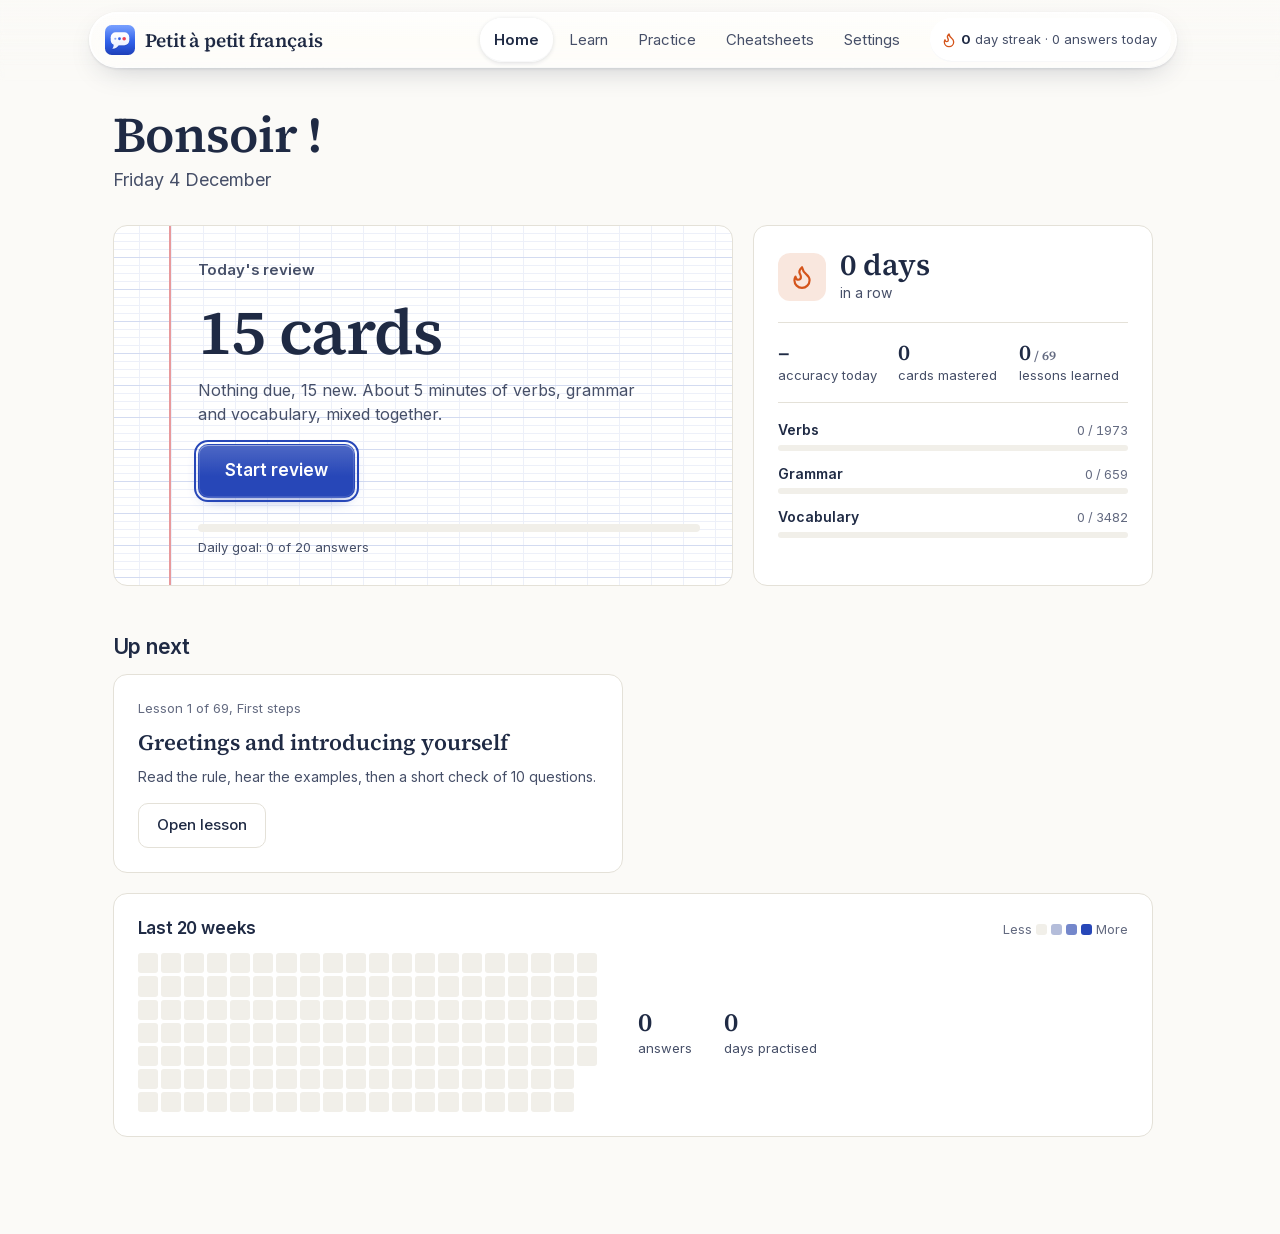
<file: index.html>
<!doctype html>
<html lang="en">
<head>
<meta charset="utf-8">
<meta name="viewport" content="width=device-width, initial-scale=1, viewport-fit=cover">
<title>Petit à petit français</title>
<meta name="description" content="Practise French little by little: lessons, verb drills, spaced-repetition review and cheatsheets for A1–A2 learners.">
<link rel="canonical" href="https://petitfrench.parsakp.com/">
<meta property="og:type" content="website">
<meta property="og:site_name" content="Petit à petit français">
<meta property="og:title" content="Petit à petit français">
<meta property="og:description" content="Practise French little by little: lessons, verb drills, spaced-repetition review and cheatsheets for A1–A2 learners.">
<meta property="og:url" content="https://petitfrench.parsakp.com/">
<meta property="og:image" content="https://petitfrench.parsakp.com/icons/icon-512.png">
<link rel="icon" href="logo.svg" type="image/svg+xml">
<link rel="apple-touch-icon" href="icons/apple-touch-icon.png">
<link rel="manifest" href="manifest.webmanifest">
<meta name="color-scheme" content="light dark">
<meta name="theme-color" content="#fbfaf7" media="(prefers-color-scheme: light)">
<meta name="theme-color" content="#10141d" media="(prefers-color-scheme: dark)">
<meta name="mobile-web-app-capable" content="yes">
<meta name="apple-mobile-web-app-capable" content="yes">
<meta name="apple-mobile-web-app-title" content="Petit à petit">
<meta name="apple-mobile-web-app-status-bar-style" content="default">
<link rel="stylesheet" href="style.css">
<!-- no style-src: app.js writes inline style="" attributes. Sign-in windows are popups, so they need no frame-src. -->
<meta http-equiv="Content-Security-Policy" content="script-src 'self' https://accounts.google.com/gsi/ https://cdn.apple-cloudkit.com; connect-src 'self' https://www.googleapis.com https://oauth2.googleapis.com https://accounts.google.com https://petitfrench-token-helper.token-helper.workers.dev https://petitfrench-voice.token-helper.workers.dev https://api.apple-cloudkit.com https://*.icloud-content.com; frame-src https://accounts.google.com; object-src 'none'; base-uri 'self'">
</head>
<body>
<a class="skip" href="#main">Skip to content</a>
<div class="shell">
  <div class="edge" aria-hidden="true"></div>
  <aside class="sidebar glass" aria-label="Main navigation">
    <a class="logo" href="#/"><img class="logo-mark" src="logo.svg" alt="" width="34" height="34"><span>Petit à petit français</span></a>
    <nav class="nav" id="nav"></nav>
    <div class="sidebar-foot" id="sidebar-foot"></div>
  </aside>
  <main id="main" tabindex="-1"></main>
</div>
<nav class="tabbar glass" id="tabbar" aria-label="Main navigation"></nav>
<p id="sync-live" class="sr-only" role="status"></p>
<dialog id="dialog" aria-labelledby="dialog-title">
  <div class="dialog-head"><h2 id="dialog-title"></h2><button class="icon-btn" type="button" id="dialog-close" aria-label="Close"></button></div>
  <div class="dialog-body" id="dialog-body"></div>
</dialog>
<script src="core.js"></script>
<script src="data.js"></script>
<script src="grammar_extra.js"></script>
<script src="vocab_extra.js"></script>
<script src="app.js"></script>
<script src="sync-config.js"></script>
<script src="sync.js"></script>
</body>
</html>
</file>
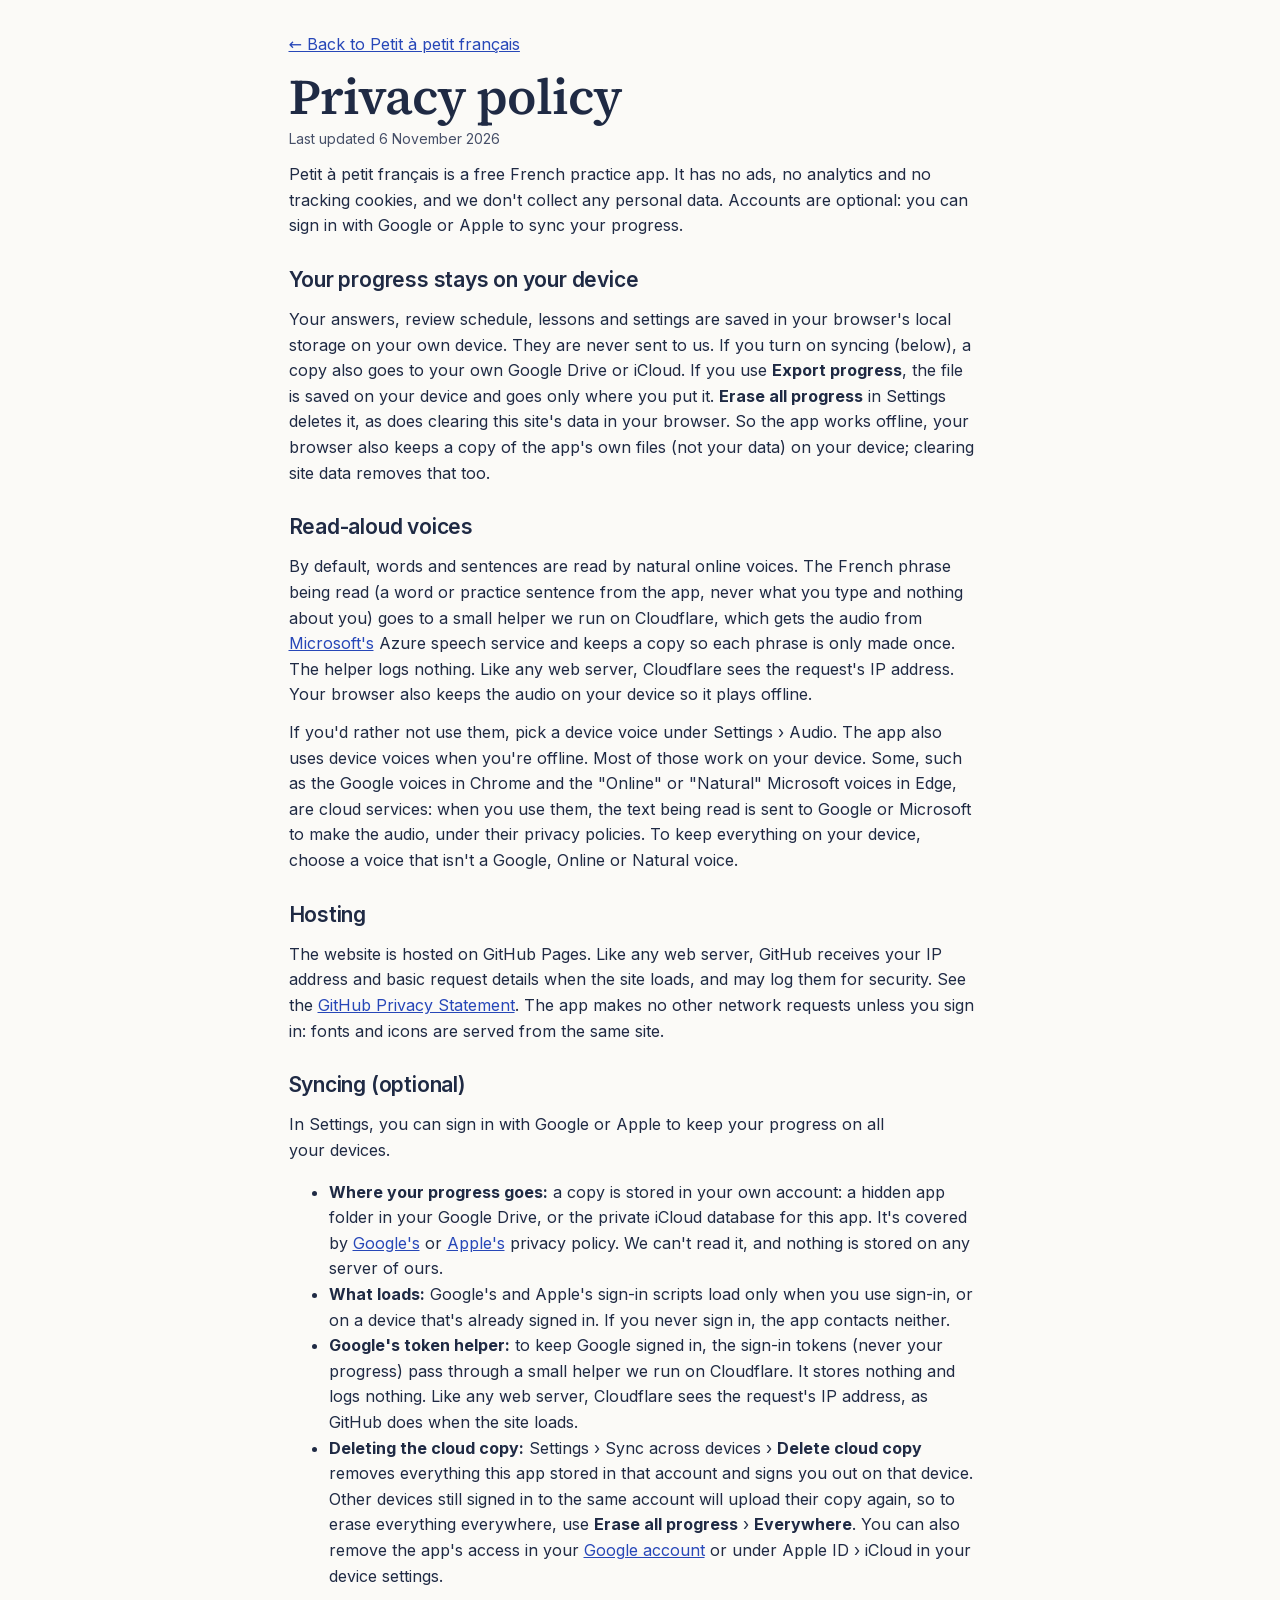
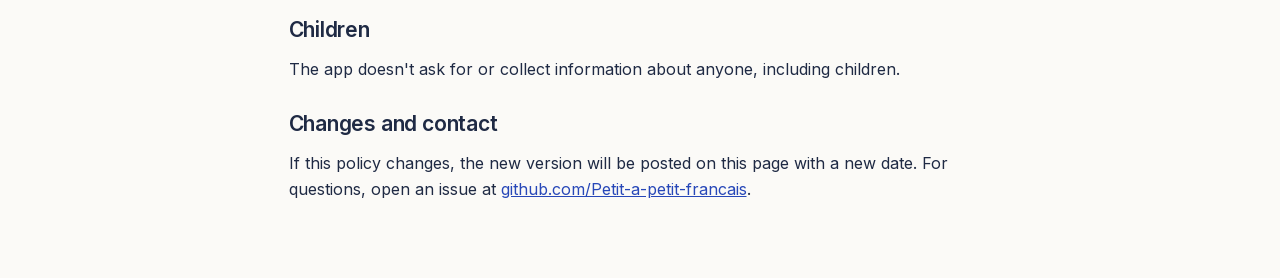
<file: privacy.html>
<!doctype html>
<html lang="en">
<head>
<meta charset="utf-8">
<meta name="viewport" content="width=device-width, initial-scale=1, viewport-fit=cover">
<title>Privacy policy · Petit à petit français</title>
<meta name="description" content="Petit à petit français has no ads, analytics or tracking. Your progress stays on your device, with optional sync to your own Google Drive or iCloud.">
<link rel="canonical" href="https://petitfrench.parsakp.com/privacy.html">
<link rel="icon" href="logo.svg" type="image/svg+xml">
<meta name="color-scheme" content="light dark">
<meta name="theme-color" content="#fbfaf7" media="(prefers-color-scheme: light)">
<meta name="theme-color" content="#10141d" media="(prefers-color-scheme: dark)">
<link rel="stylesheet" href="style.css">
<style>
  .doc { max-width: 720px; margin: 0 auto; padding: 32px 16px 64px; line-height: 1.6; }
  .doc h1 { margin-bottom: 4px; }
  .doc h2 { margin-top: 28px; }
</style>
</head>
<body>
<main class="doc">
  <p><a href="./">← Back to Petit à petit français</a></p>
  <h1>Privacy policy</h1>
  <p class="muted small">Last updated 6 November 2026</p>

  <p>Petit à petit français is a free French practice app. It has no ads, no analytics and no tracking cookies, and we don't collect any personal data. Accounts are optional: you can sign in with Google or Apple to sync your progress.</p>

  <h2>Your progress stays on your device</h2>
  <p>Your answers, review schedule, lessons and settings are saved in your browser's local storage on your own device. They are never sent to us. If you turn on syncing (below), a copy also goes to your own Google Drive or iCloud. If you use <b>Export progress</b>, the file is saved on your device and goes only where you put it. <b>Erase all progress</b> in Settings deletes it, as does clearing this site's data in your browser. So the app works offline, your browser also keeps a copy of the app's own files (not your data) on your device; clearing site data removes that too.</p>

  <h2>Read-aloud voices</h2>
  <p>By default, words and sentences are read by natural online voices. The French phrase being read (a word or practice sentence from the app, never what you type and nothing about you) goes to a small helper we run on Cloudflare, which gets the audio from <a href="https://privacy.microsoft.com/privacystatement">Microsoft's</a> Azure speech service and keeps a copy so each phrase is only made once. The helper logs nothing. Like any web server, Cloudflare sees the request's IP address. Your browser also keeps the audio on your device so it plays offline.</p>
  <p>If you'd rather not use them, pick a device voice under Settings › Audio. The app also uses device voices when you're offline. Most of those work on your device. Some, such as the Google voices in Chrome and the "Online" or "Natural" Microsoft voices in Edge, are cloud services: when you use them, the text being read is sent to Google or Microsoft to make the audio, under their privacy policies. To keep everything on your device, choose a voice that isn't a Google, Online or Natural voice.</p>

  <h2>Hosting</h2>
  <p>The website is hosted on GitHub Pages. Like any web server, GitHub receives your IP address and basic request details when the site loads, and may log them for security. See the <a href="https://docs.github.com/en/site-policy/privacy-policies/github-general-privacy-statement">GitHub Privacy Statement</a>. The app makes no other network requests unless you sign in: fonts and icons are served from the same site.</p>

  <h2>Syncing (optional)</h2>
  <p>In Settings, you can sign in with Google or Apple to keep your progress on all your devices.</p>
  <ul>
    <li><b>Where your progress goes:</b> a copy is stored in your own account: a hidden app folder in your Google Drive, or the private iCloud database for this app. It's covered by <a href="https://policies.google.com/privacy">Google's</a> or <a href="https://www.apple.com/legal/privacy/">Apple's</a> privacy policy. We can't read it, and nothing is stored on any server of ours.</li>
    <li><b>What loads:</b> Google's and Apple's sign-in scripts load only when you use sign-in, or on a device that's already signed in. If you never sign in, the app contacts neither.</li>
    <li><b>Google's token helper:</b> to keep Google signed in, the sign-in tokens (never your progress) pass through a small helper we run on Cloudflare. It stores nothing and logs nothing. Like any web server, Cloudflare sees the request's IP address, as GitHub does when the site loads.</li>
    <li><b>Deleting the cloud copy:</b> Settings › Sync across devices › <b>Delete cloud copy</b> removes everything this app stored in that account and signs you out on that device. Other devices still signed in to the same account will upload their copy again, so to erase everything everywhere, use <b>Erase all progress</b> › <b>Everywhere</b>. You can also remove the app's access in your <a href="https://myaccount.google.com/connections">Google account</a> or under Apple ID › iCloud in your device settings.</li>
  </ul>

  <h2>Children</h2>
  <p>The app doesn't ask for or collect information about anyone, including children.</p>

  <h2>Changes and contact</h2>
  <p>If this policy changes, the new version will be posted on this page with a new date. For questions, open an issue at <a href="https://github.com/Petit-a-petit-francais/Petit-a-petit-francais.github.io/issues">github.com/Petit-a-petit-francais</a>.</p>
</main>
</body>
</html>
</file>
<file: style.css>
/* Inter and Source Serif 4, self-hosted (SIL Open Font License, see licenses/) */
@font-face { font-family: "Inter"; font-style: normal; font-weight: 400 800; font-display: swap; src: url(fonts/inter-latin-ext.woff2) format("woff2");
  unicode-range: U+0100-02BA, U+02BD-02C5, U+02C7-02CC, U+02CE-02D7, U+02DD-02FF, U+0304, U+0308, U+0329, U+1D00-1DBF, U+1E00-1E9F, U+1EF2-1EFF, U+2020, U+20A0-20AB, U+20AD-20C4, U+2113, U+2C60-2C7F, U+A720-A7FF; }
@font-face { font-family: "Inter"; font-style: normal; font-weight: 400 800; font-display: swap; src: url(fonts/inter-latin.woff2) format("woff2");
  unicode-range: U+0000-00FF, U+0131, U+0152-0153, U+02BB-02BC, U+02C6, U+02DA, U+02DC, U+0304, U+0308, U+0329, U+2000-206F, U+20AC, U+2122, U+2191, U+2193, U+2212, U+2215, U+FEFF, U+FFFD; }
@font-face { font-family: "Source Serif"; font-style: normal; font-weight: 200 900; font-display: swap; src: url(fonts/source-serif-4-latin-wght-normal.woff2) format("woff2"); }
@font-face { font-family: "Source Serif"; font-style: italic; font-weight: 200 900; font-display: swap; src: url(fonts/source-serif-4-latin-wght-italic.woff2) format("woff2"); }

/* Design tokens: "Cahier", a French school notebook.
   Paper, navy ink, school-ink blue for actions, red pen for corrections, Seyès ruling where you write.
   French text is set in the serif, English interface text in Inter. Contrast pairs checked for WCAG AA. */
:root {
  --bg: #fbfaf7;
  --surface: #ffffff;
  --surface-2: #f1efe9;
  --border: #e4e1d8;
  --text: #1f2a44;
  --text-2: #464f68;
  --text-3: #636a80;
  --primary: #2747b8;
  --primary-fill: #2747b8;
  --primary-hover: #1d3796;
  --primary-soft: #eaeefa;
  --on-primary: #ffffff;
  --focus: #2747b8;
  --success: #1c7247;
  --success-soft: #e5f2ea;
  --danger: #b8232a;
  --danger-soft: #fbeaea;
  --warning: #915000;
  --warning-soft: #faefdd;
  --flame: #d4541b;
  --mark: #fff0a8;
  --line: #edf0f9;
  --line-strong: #d3dbf1;
  --margin: #e8999c;
  --glass: rgba(255, 255, 255, .5); /* with the blur, secondary text keeps 4.8:1 even over a large heading or button */
  --glass-pill: rgba(255, 255, 255, .95);
  --pill-shadow: 0 1px 4px rgba(31, 42, 68, .14);
  --glass-sheen: rgba(255, 255, 255, .55);
  --glass-edge: rgba(255, 255, 255, .95);
  --glass-rim: inset 0 1px 0 rgba(255, 255, 255, .9), inset 0 0 0 1px rgba(255, 255, 255, .5), inset 0 -1px 0 rgba(31, 42, 68, .06);
  --glass-shadow: 0 10px 30px -12px rgba(31, 42, 68, .28), 0 1px 3px rgba(31, 42, 68, .1);
  --control: #7f88a0; /* input and answer-line boundaries: 3:1 on every surface (WCAG 1.4.11) */
  --radius: 14px;
  --radius-sm: 8px;
  --frost: saturate(160%) blur(16px);
  --font: "Inter", -apple-system, BlinkMacSystemFont, system-ui, "Segoe UI", Roboto, sans-serif;
  --serif: "Source Serif", "Iowan Old Style", Georgia, serif;
  accent-color: var(--primary-fill);
  color-scheme: light;
}
@media (prefers-color-scheme: dark) {
  :root:not([data-theme="light"]) {
    --bg: #10141d; --surface: #181d29; --surface-2: #232a3a; --border: #2e3649; --text: #e9ecf4; --text-2: #bcc2d3; --text-3: #959cb0;
    --primary: #93a9ff; --primary-fill: #3a57d4; --primary-hover: #4864e0; --primary-soft: #1d2648; --on-primary: #ffffff; --focus: #93a9ff;
    --success: #5cc48d; --success-soft: #13291f; --danger: #ff8d92; --danger-soft: #3a1a1e; --warning: #f0b45c; --warning-soft: #33260f;
    --flame: #ff8a4c; --mark: #4a3f12; --line: #1c2232; --line-strong: #262f46; --margin: #6b3a44; --control: #6f7891; --glass: rgba(30, 36, 50, .55); --glass-pill: rgba(255, 255, 255, .14); --pill-shadow: 0 1px 4px rgba(0, 0, 0, .35); --glass-sheen: rgba(255, 255, 255, .09); --glass-edge: rgba(255, 255, 255, .4); --glass-rim: inset 0 1px 0 rgba(255, 255, 255, .16), inset 0 0 0 1px rgba(255, 255, 255, .07); --glass-shadow: 0 12px 32px -12px rgba(0, 0, 0, .7), 0 1px 3px rgba(0, 0, 0, .4); color-scheme: dark;
  }
}
:root[data-theme="dark"] {
  --bg: #10141d; --surface: #181d29; --surface-2: #232a3a; --border: #2e3649; --text: #e9ecf4; --text-2: #bcc2d3; --text-3: #959cb0;
  --primary: #93a9ff; --primary-fill: #3a57d4; --primary-hover: #4864e0; --primary-soft: #1d2648; --on-primary: #ffffff; --focus: #93a9ff;
  --success: #5cc48d; --success-soft: #13291f; --danger: #ff8d92; --danger-soft: #3a1a1e; --warning: #f0b45c; --warning-soft: #33260f;
  --flame: #ff8a4c; --mark: #4a3f12; --line: #1c2232; --line-strong: #262f46; --margin: #6b3a44; --control: #6f7891; --glass: rgba(30, 36, 50, .55); --glass-pill: rgba(255, 255, 255, .14); --pill-shadow: 0 1px 4px rgba(0, 0, 0, .35); --glass-sheen: rgba(255, 255, 255, .09); --glass-edge: rgba(255, 255, 255, .4); --glass-rim: inset 0 1px 0 rgba(255, 255, 255, .16), inset 0 0 0 1px rgba(255, 255, 255, .07); --glass-shadow: 0 12px 32px -12px rgba(0, 0, 0, .7), 0 1px 3px rgba(0, 0, 0, .4); color-scheme: dark;
}

* { box-sizing: border-box; }
/* the hidden attribute must win over component display rules (search filters rows with it) */
[hidden] { display: none !important; }
/* remove the double-tap zoom delay; :active styles replace the grey tap flash */
a, button, input, select, label, summary { touch-action: manipulation; -webkit-tap-highlight-color: transparent; }
h1, h2, h3 { text-wrap: balance; }
p, li, .lead { text-wrap: pretty; }
html { -webkit-text-size-adjust: 100%; scroll-padding-top: 88px; scrollbar-gutter: stable; }
.tabs, .heat, .table-wrap, .toc, .jump { scrollbar-width: thin; }
body { margin: 0; background: var(--bg); color: var(--text); font: 16px/1.5 var(--font); -webkit-font-smoothing: antialiased; }
a { color: var(--primary); }
button, input, select { font: inherit; color: inherit; }
:focus-visible { outline: 2px solid var(--focus); outline-offset: 2px; border-radius: 6px; }
.skip { position: absolute; left: -999px; }
.skip:focus { left: 16px; top: 8px; background: var(--surface); padding: 8px 12px; z-index: 50; }
svg.i { width: 20px; height: 20px; flex: none; }
mark { background: var(--mark); color: inherit; padding: 0 2px; border-radius: 3px; }
@media (prefers-reduced-motion: reduce) { *, *::before, *::after { transition: none !important; animation: none !important; } }

/* French is set in the serif: prompts, answers, examples, words */
[lang="fr"], .serif, h1 { font-family: var(--serif); }
[lang="fr"] [lang="en"] { font-family: var(--font); }

/* The Seyès ruling of a French cahier: faint lines every 8px, a stronger one and a vertical every 32px, a red margin. */
.ruled {
  --m: 56px;
  background-color: var(--surface);
  background-image:
    linear-gradient(90deg, transparent calc(var(--m) - 1px), var(--margin) calc(var(--m) - 1px), var(--margin) calc(var(--m) + 1px), transparent calc(var(--m) + 1px)),
    linear-gradient(var(--line-strong) 1px, transparent 1px),
    linear-gradient(90deg, var(--line) 1px, transparent 1px),
    linear-gradient(var(--line) 1px, transparent 1px);
  background-size: 100% 100%, 100% 32px, 32px 100%, 100% 8px;
  background-position: 0 0, 0 -1px, calc(var(--m) + 1px) 0, 0 -1px;
}

/* ---------- Liquid Glass: the functional layer ----------
   Following Apple's HIG (Materials, "Adopting Liquid Glass"): glass is only for navigation and controls that float above
   content, never for the content itself; the notebook pages stay paper. Regular variant only (no media backgrounds, so no
   clear glass). Shapes are capsules, concentric with what they sit in. Reduce Transparency and Increase Contrast make it solid. */
.glass, .bar, dialog {
  background: linear-gradient(180deg, var(--glass-sheen), transparent 50%), var(--glass);
  -webkit-backdrop-filter: blur(14px) saturate(220%); backdrop-filter: blur(14px) saturate(220%);
  box-shadow: var(--glass-rim), var(--glass-shadow);
  border: 0;
}
/* the light-catching edge of Liquid Glass: brightest at the top left and bottom right, fading along the sides */
.glass::after, .bar::after {
  content: ""; position: absolute; inset: 0; border-radius: inherit; padding: 1.5px; pointer-events: none;
  background: linear-gradient(135deg, var(--glass-edge), transparent 30%, transparent 70%, color-mix(in srgb, var(--glass-edge) 60%, transparent));
  -webkit-mask: linear-gradient(#000 0 0) content-box, linear-gradient(#000 0 0); -webkit-mask-composite: xor;
  mask: linear-gradient(#000 0 0) content-box exclude, linear-gradient(#000 0 0);
}
/* scroll edge effect: content fades and softens as it slides under the floating bar */
/* soft enough that content still shows through the glass bar above it */
.edge { position: fixed; inset: 0 0 auto 0; height: 84px; z-index: 39; pointer-events: none;
  background: linear-gradient(color-mix(in srgb, var(--bg) 55%, transparent), transparent);
  -webkit-backdrop-filter: blur(2px); backdrop-filter: blur(2px);
  -webkit-mask-image: linear-gradient(#000 30%, transparent); mask-image: linear-gradient(#000 30%, transparent); }

/* ---------- shell: floating glass bar over centred content ---------- */
.shell { min-height: 100vh; }
.sidebar {
  position: sticky; top: 12px; z-index: 40; display: flex; align-items: center; gap: 16px; height: 56px;
  width: min(1088px, calc(100% - 24px)); margin: 12px auto 0; padding: 0 6px 0 16px; border-radius: 999px;
}
.logo { display: flex; align-items: center; gap: 10px; text-decoration: none; color: var(--text); white-space: nowrap; font: 600 19px/1 var(--serif); letter-spacing: -0.01em; }
.logo-mark { width: 30px; height: 30px; flex: none; }
.nav { display: flex; gap: 2px; margin-left: auto; }
/* the current section is a lighter glass pill inside the bar: 44px inside 56px, so 6px all round, concentric */
.nav a {
  position: relative; display: flex; align-items: center; gap: 6px; padding: 0 14px; height: 44px; border-radius: 999px;
  color: var(--text-2); text-decoration: none; font-size: 15px; transition: background .2s, color .2s;
}
.nav a .i { display: none; }
.nav a .badge { margin-left: 2px; }
.nav a[aria-current="page"] { color: var(--text); font-weight: 600; background: var(--glass-pill); box-shadow: var(--glass-rim), var(--pill-shadow); }
.streak-mini { display: flex; align-items: center; gap: 4px; height: 44px; padding: 0 14px 0 11px; border-radius: 999px; background: var(--glass-pill); box-shadow: var(--glass-rim); font-size: 13px; color: var(--text-2); white-space: nowrap; }
.streak-mini b { color: var(--text); }
.streak-mini .i { width: 16px; height: 16px; color: var(--flame); }

main { min-width: 0; padding: 40px clamp(16px, 4vw, 48px) 96px; outline: none; }
/* <main> only takes focus so screen readers start at the new page; it is not a control, so no focus ring */
main:focus-visible { outline: none; }
.page { max-width: 1040px; margin: 0 auto; }
.page.narrow { max-width: 760px; }
.tabbar { display: none; }

@media (max-width: 860px) {
  .nav { display: none; }
  .sidebar { top: 8px; height: 52px; margin-top: 8px; width: calc(100% - 16px); padding: 0 4px 0 12px; }
  .streak-mini { height: 44px; }
  .sidebar-foot { margin-left: auto; }
  main { padding: 24px 16px calc(112px + env(safe-area-inset-bottom)); }
  /* floating glass tab bar, inset from the screen edges; it minimises while you scroll down */
  .tabbar {
    display: grid; grid-template-columns: repeat(5, 1fr); position: fixed; z-index: 20;
    left: 12px; right: 12px; bottom: max(12px, env(safe-area-inset-bottom)); max-width: 520px; margin: 0 auto;
    height: 64px; padding: 4px; border-radius: 999px; transition: height .25s ease, transform .25s ease;
  }
  .tabbar a {
    display: flex; flex-direction: column; align-items: center; justify-content: center; gap: 2px; border-radius: 999px;
    font-size: 11px; font-weight: 500; color: var(--text-2); text-decoration: none; transition: background .2s, color .2s;
  }
  .tabbar a span { transition: opacity .2s, font-size .25s; }
  .tabbar a[aria-current="page"] { color: var(--primary); background: var(--glass-pill); box-shadow: var(--glass-rim), var(--pill-shadow); }
  .tabbar.min:not(:focus-within) { height: 48px; transform: translateY(4px); }
  .tabbar.min:not(:focus-within) a span { opacity: 0; font-size: 0; }
}
@media (max-width: 1000px) { .streak-mini .today { display: none; } }
@media (max-width: 359px) { .logo span { display: none; } }
body.focus .sidebar, body.focus .tabbar { display: none; }
body.focus main { padding: 0; }

/* ---------- type ---------- */
h1 { font-size: clamp(34px, 5vw, 50px); line-height: 1.08; letter-spacing: -0.02em; margin: 0 0 8px; font-weight: 600; }
h2 { font-size: 21px; line-height: 1.25; letter-spacing: -0.01em; margin: 48px 0 14px; font-weight: 600; }
h3 { font-size: 16px; line-height: 1.3; margin: 0; font-weight: 600; }
p { margin: 0 0 12px; }
.lead { color: var(--text-2); font-size: 18px; line-height: 1.5; max-width: 62ch; margin: 0; }
.muted { color: var(--text-2); }
.small { font-size: 14px; }
.tiny { font-size: 13px; color: var(--text-3); }
.page-head { display: flex; justify-content: space-between; align-items: flex-end; gap: 16px; flex-wrap: wrap; margin-bottom: 32px; }
.crumbs { font-size: 14px; color: var(--text-3); margin-bottom: 10px; }
.crumbs a { color: var(--text-2); text-decoration: none; }
.sec-head { display: flex; align-items: baseline; justify-content: space-between; gap: 12px; flex-wrap: wrap; margin: 48px 0 14px; }
.sec-head h2 { margin: 0; }

/* ---------- controls ---------- */
.btn {
  display: inline-flex; align-items: center; justify-content: center; gap: 8px; min-height: 44px; padding: 10px 18px;
  border-radius: 10px; border: 1px solid var(--border); background: var(--surface); color: var(--text);
  font-weight: 500; font-size: 15px; text-decoration: none; cursor: pointer; white-space: nowrap; transition: background .15s, border-color .15s, transform .1s;
}
.btn:active:not(:disabled), .icon-btn:active, .say:active { transform: scale(.96); }
/* prominent glass: tinted fill with a light rim */
.btn.primary { background: linear-gradient(180deg, rgba(255,255,255,.18), transparent 60%), var(--primary-fill); border-color: transparent; color: var(--on-primary); box-shadow: inset 0 1px 0 rgba(255,255,255,.35), inset 0 0 0 1px rgba(255,255,255,.12), 0 6px 16px -8px color-mix(in srgb, var(--primary-fill) 80%, transparent); }
.btn.ghost { background: transparent; border-color: transparent; color: var(--primary); }
.btn.danger { color: var(--danger); }
.btn.lg { min-height: 52px; padding: 13px 26px; font-size: 17px; font-weight: 600; }
.btn.block { width: 100%; }
.btn:disabled { opacity: .5; cursor: not-allowed; }
.icon-btn {
  display: inline-grid; place-items: center; width: 44px; height: 44px; border-radius: 50%; border: 0; background: transparent;
  color: var(--text-2); cursor: pointer;
}
.say { display: inline-grid; place-items: center; width: 36px; height: 36px; border-radius: 50%; border: 0; background: var(--primary-soft); color: var(--primary); cursor: pointer; vertical-align: middle; flex: none; }
.say svg { width: 18px; height: 18px; }
/* the second accent is a quiet text button next to the speaker */
.say.alt { width: auto; min-width: 32px; height: 28px; padding: 0 6px; border-radius: 6px; font: 600 11px/1 var(--font); letter-spacing: .02em; margin-left: 2px; background: transparent; color: var(--text-3); }
.say-pair { display: inline-flex; align-items: center; flex: none; }
kbd { font: 600 11px var(--font); padding: 1px 6px; border-radius: 4px; border: 1px solid currentColor; opacity: .7; }
.badge { display: inline-flex; align-items: center; gap: 4px; font-size: 12px; font-weight: 600; padding: 2px 8px; border-radius: 6px; background: var(--surface-2); color: var(--text-2); white-space: nowrap; }
.badge.blue { background: var(--primary-soft); color: var(--primary); }
.badge.green { background: var(--success-soft); color: var(--success); }
.badge.red { background: var(--danger-soft); color: var(--danger); }
.badge.orange { background: var(--warning-soft); color: var(--warning); }
input[type="search"], input[type="number"], select {
  min-height: 44px; padding: 8px 12px; border: 1px solid var(--control); border-radius: var(--radius-sm); background: var(--surface);
}
input[type="search"] { width: 100%; max-width: 440px; padding: 10px 16px; }
.field { display: flex; justify-content: space-between; align-items: center; gap: 16px; padding: 16px 0; border-bottom: 1px solid var(--border); }
.field:first-child { padding-top: 0; }
.field:last-child { border-bottom: 0; padding-bottom: 0; }
.field.col { flex-direction: column; align-items: stretch; gap: 12px; }
fieldset.field { margin: 0; border-width: 0 0 1px; padding-inline: 0; min-width: 0; }
.field { flex-wrap: wrap; }
.field > label, .field > span:first-child { flex: 1 1 140px; }
.voice-pick { display: flex; gap: 8px; flex: 0 1 auto; max-width: 100%; justify-content: flex-end; min-width: 0; }
.voice-pick select { flex: 0 1 auto; min-width: 0; max-width: 100%; }
.field .tiny { display: block; font-weight: 400; margin-top: 2px; }
.checks { display: flex; flex-wrap: wrap; gap: 8px; }
/* tense chips: the chip is the checkbox; the real input stays focusable for keyboards and screen readers */
.check { position: relative; display: inline-flex; align-items: center; gap: 6px; min-height: 40px; padding: 6px 14px; border: 1px solid var(--border); border-radius: 999px; cursor: pointer; background: var(--surface); font-family: var(--serif); font-size: 16px; }
.check input { position: absolute; opacity: 0; inset: 0; margin: 0; cursor: pointer; }
.check:has(input:focus-visible) { outline: 2px solid var(--focus); outline-offset: 2px; }
.check:has(input:checked) { border-color: var(--primary-fill); background: var(--primary-soft); color: var(--primary); }
.check:has(input:checked)::before { content: ""; width: 12px; height: 7px; border: solid currentColor; border-width: 0 0 2px 2px; transform: translateY(-2px) rotate(-45deg); }
/* segmented control (theme) */
.seg { display: inline-flex; padding: 3px; gap: 2px; border-radius: 10px; background: var(--surface-2); }
.seg label { white-space: nowrap; position: relative; display: grid; place-items: center; min-height: 38px; padding: 0 14px; border-radius: 8px; font-size: 14px; color: var(--text-2); cursor: pointer; }
.seg input { position: absolute; opacity: 0; inset: 0; margin: 0; cursor: pointer; }
.seg label:has(input:checked) { background: var(--surface); color: var(--text); font-weight: 600; box-shadow: 0 1px 2px rgba(0,0,0,.08); }
.seg label:has(input:focus-visible) { outline: 2px solid var(--focus); outline-offset: 1px; }

/* ---------- cards & layout ---------- */
.card { background: var(--surface); border: 1px solid var(--border); border-radius: var(--radius); padding: 24px; }
.card.pad-lg { padding: 32px; }
.grid { display: grid; gap: 16px; }
.grid.two { grid-template-columns: 1fr 1fr; }
.grid.three { grid-template-columns: repeat(3, 1fr); }
@media (max-width: 960px) { .grid.two { grid-template-columns: 1fr; } }
@media (max-width: 720px) { .grid.three { grid-template-columns: 1fr; } }

.row-link {
  display: flex; align-items: center; gap: 14px; padding: 14px 18px; min-height: 64px; text-decoration: none; color: var(--text);
  border-bottom: 1px solid var(--border); background: var(--surface);
}
.row-link:last-child { border-bottom: 0; }
.row-link .grow { flex: 1; min-width: 0; }
.row-link .grow .tiny { display: block; margin-top: 2px; }
.row-link h3 { font: 600 17px/1.3 var(--serif); }
.list { border: 1px solid var(--border); border-radius: var(--radius); overflow: hidden; background: var(--surface); }
.chev { color: var(--text-3); }
.status-dot { width: 34px; height: 34px; border-radius: 50%; display: grid; place-items: center; flex: none; border: 1.5px solid var(--border); color: var(--text-3); font-weight: 600; font-size: 13px; font-variant-numeric: tabular-nums; }
.status-dot .i { width: 18px; height: 18px; }
.status-dot.learned { background: var(--success-soft); border-color: transparent; color: var(--success); }
.status-dot.refresh { background: var(--warning-soft); border-color: transparent; color: var(--warning); }
.status-dot.next { background: var(--primary-fill); border-color: transparent; color: var(--on-primary); }
.row-link.next { background: var(--primary-soft); }

.meter { height: 6px; border-radius: 99px; background: var(--surface-2); overflow: hidden; display: flex; }
.meter .m { background: var(--success); }
.meter .s { background: color-mix(in srgb, var(--primary) 45%, transparent); }

.callout { display: flex; gap: 12px; padding: 16px 20px; border-radius: var(--radius); background: var(--primary-soft); color: var(--text); }
.callout .i { color: var(--primary); margin-top: 2px; }
.callout.warn { background: var(--warning-soft); }
.callout.warn .i { color: var(--warning); }

/* ---------- home ---------- */
.home-head h1 { margin-bottom: 4px; }
.home-top { display: grid; grid-template-columns: minmax(0, 1.55fr) minmax(0, 1fr); gap: 20px; align-items: stretch; }
@media (max-width: 960px) { .home-top { grid-template-columns: 1fr; } }
/* today's review is a page of the notebook */
.today-card { position: relative; display: flex; flex-direction: column; gap: 14px; padding: 28px 32px 28px 84px; border: 1px solid var(--border); border-radius: var(--radius); overflow: hidden; }
.today-card .label { font-size: 15px; font-weight: 600; color: var(--text-2); line-height: 32px; }
.today-card .big { font: 600 clamp(48px, 7vw, 64px)/1 var(--serif); letter-spacing: -0.02em; color: var(--text); }
.today-card p { margin: 0; color: var(--text-2); max-width: 44ch; }
.today-card .btn { align-self: flex-start; margin-top: 4px; }
.goal-wrap { margin-top: auto; padding-top: 12px; }
.goal { height: 8px; border-radius: 99px; background: var(--surface-2); overflow: hidden; }
.goal i { display: block; height: 100%; background: var(--success); border-radius: 99px; }
@media (max-width: 560px) { .today-card { --m: 28px; padding: 24px 20px 24px 48px; } }

.stats { display: flex; flex-direction: column; gap: 18px; }
.streak { display: flex; align-items: center; gap: 14px; }
.streak .flame { display: grid; place-items: center; width: 48px; height: 48px; border-radius: 12px; background: color-mix(in srgb, var(--flame) 14%, transparent); color: var(--flame); flex: none; }
.streak .flame .i { width: 26px; height: 26px; }
.streak b { display: block; font: 600 30px/1 var(--serif); }
.streak span { font-size: 14px; color: var(--text-2); }
.stat-list { display: grid; grid-template-columns: repeat(3, 1fr); gap: 12px; margin: 0; padding: 16px 0 0; border-top: 1px solid var(--border); }
.stat-list div { min-width: 0; }
.stat-list dt { font-size: 13px; line-height: 1.3; color: var(--text-2); }
.stat-list dd { order: -1; margin: 0 0 2px; font: 600 22px/1.2 var(--serif); font-variant-numeric: tabular-nums; }
.stat-list div { display: flex; flex-direction: column; }
.areas { display: grid; gap: 12px; padding-top: 16px; border-top: 1px solid var(--border); }
.area { display: grid; grid-template-columns: 1fr auto; gap: 4px 12px; align-items: baseline; text-decoration: none; color: var(--text); font-size: 14px; font-weight: 600; border-radius: 6px; }
.area .tiny { font-weight: 400; font-variant-numeric: tabular-nums; }
.area .meter { grid-column: 1 / -1; }

.home-cols { display: grid; grid-template-columns: minmax(0, 1fr) minmax(0, 1fr); gap: 20px; margin-top: 20px; }
.home-cols > section > h2 { margin-top: 28px; }
@media (max-width: 860px) { .home-cols { grid-template-columns: 1fr; } }
.next-card { display: flex; flex-direction: column; gap: 10px; text-decoration: none; color: var(--text); }
.next-card h3 { font: 600 22px/1.25 var(--serif); }
.next-card .btn { align-self: flex-start; margin-top: 6px; }

.heat-card { margin-top: 20px; }
.heat-card .sec-head { margin: 0 0 14px; }
.heat-card h2 { font-size: 17px; }
.heat-body { display: flex; align-items: center; gap: 16px 40px; flex-wrap: wrap; }
/* 20 fluid columns: shrinks to fit a phone, capped on wide screens */
.heat { flex: 1 1 300px; max-width: 460px; display: grid; grid-auto-flow: column; grid-template-rows: repeat(7, auto); grid-auto-columns: minmax(0, 1fr); gap: 3px; }
.heat i { aspect-ratio: 1; border-radius: 3px; background: var(--surface-2); }
.heat-sum { display: flex; gap: 32px; margin: 0; }
.heat-sum div { display: flex; flex-direction: column; }
.heat-sum dt { font-size: 13px; color: var(--text-2); }
.heat-sum dd { order: -1; margin: 0; font: 600 26px/1.2 var(--serif); font-variant-numeric: tabular-nums; }
.heat i[data-l="1"] { background: color-mix(in srgb, var(--primary) 30%, var(--surface-2)); }
.heat i[data-l="2"] { background: color-mix(in srgb, var(--primary) 62%, var(--surface-2)); }
.heat i[data-l="3"] { background: var(--primary); }
.heat-legend { display: flex; align-items: center; gap: 4px; }
.heat-legend i { width: 11px; height: 11px; border-radius: 3px; background: var(--surface-2); }
.heat-legend i:nth-of-type(2) { background: color-mix(in srgb, var(--primary) 30%, var(--surface-2)); }
.heat-legend i:nth-of-type(3) { background: color-mix(in srgb, var(--primary) 62%, var(--surface-2)); }
.heat-legend i:nth-of-type(4) { background: var(--primary); }

/* ---------- learn ---------- */
.overall { display: flex; align-items: center; gap: 14px; min-width: 240px; }
.overall .meter { flex: 1; height: 8px; }
.unit { border: 1px solid var(--border); border-radius: var(--radius); background: var(--surface); margin-bottom: 12px; overflow: hidden; }
.unit > summary { display: flex; align-items: center; gap: 16px; padding: 18px 20px; cursor: pointer; list-style: none; }
.unit > summary::-webkit-details-marker { display: none; }
.unit > summary h2 { margin: 0; font: 600 20px/1.25 var(--serif); flex: 1; min-width: 0; }
.unit > summary .tiny { white-space: nowrap; font-variant-numeric: tabular-nums; }
.unit > summary .meter { width: 120px; flex: none; }
.unit > summary .chev { transition: transform .2s; }
.unit[open] > summary .chev { transform: rotate(90deg); }
.unit[open] > summary { border-bottom: 1px solid var(--border); }
.unit .list { border: 0; border-radius: 0; }
@media (max-width: 560px) { .unit > summary .meter { display: none; } .unit > summary { padding: 16px; gap: 10px; } }

/* ---------- practice ---------- */
.mode { display: flex; flex-direction: column; gap: 6px; text-decoration: none; color: var(--text); padding: 22px 24px; }
.mode .top { display: flex; justify-content: space-between; align-items: center; gap: 8px; margin-bottom: 6px; }
.mode .ico { display: grid; place-items: center; width: 40px; height: 40px; border-radius: 10px; background: var(--primary-soft); color: var(--primary); }
.mode h3 { font: 600 19px/1.25 var(--serif); }
.mode.main { border-color: var(--primary-fill); box-shadow: inset 0 0 0 1px var(--primary-fill); }
.jump { display: flex; gap: 8px; margin: 32px 0 0; overflow-x: auto; }
.jump a { display: inline-flex; align-items: center; min-height: 40px; padding: 0 16px; border-radius: 999px; border: 1px solid var(--border); background: var(--surface); color: var(--text); text-decoration: none; font-size: 15px; white-space: nowrap; }
.topics { display: grid; grid-template-columns: repeat(auto-fill, minmax(280px, 1fr)); border: 1px solid var(--border); border-radius: var(--radius); background: var(--surface); overflow: hidden; }
/* hairlines between cells: each cell draws its own right and bottom edge; the wrapper clips the outer ones */
.topic { display: grid; grid-template-columns: 1fr auto; align-items: baseline; gap: 6px 12px; padding: 14px 18px; min-height: 64px; text-decoration: none; color: var(--text); margin: 0 -1px -1px 0; border-right: 1px solid var(--border); border-bottom: 1px solid var(--border); }
.topic b { font: 600 16px/1.3 var(--serif); }
.topic .tiny { font-variant-numeric: tabular-nums; }
.topic .meter { grid-column: 1 / -1; height: 4px; }
.topic .sub { grid-column: 1 / -1; margin-top: -4px; }

/* ---------- lesson & reference prose ---------- */
.prose { max-width: 72ch; }
.card > .prose { max-width: none; }
.prose p { margin-bottom: 12px; }
.prose table, .ref-table { border-collapse: collapse; width: 100%; margin: 12px 0 18px; font-size: 15px; }
.prose th, .prose td, .ref-table th, .ref-table td { text-align: left; padding: 9px 12px; border-bottom: 1px solid var(--border); vertical-align: top; }
.prose th, .ref-table th { font: 600 13px var(--font); color: var(--text-2); background: var(--surface-2); }
.prose td { font-family: var(--serif); font-size: 16px; }
.prose b { color: var(--primary); font-weight: 600; }
.table-wrap { overflow-x: auto; border: 1px solid var(--border); border-radius: var(--radius-sm); background: var(--surface); }
.table-wrap table { margin: 0; }
.step { display: flex; align-items: center; gap: 12px; margin: 44px 0 14px; }
.step .n { width: 30px; height: 30px; border-radius: 50%; border: 1.5px solid var(--primary-fill); color: var(--primary); display: grid; place-items: center; font-weight: 600; font-size: 14px; flex: none; }
.step h2 { margin: 0; }
.example { display: flex; align-items: flex-start; gap: 12px; padding: 12px 0; border-bottom: 1px solid var(--border); }
.example:first-child { padding-top: 0; }
.example:last-child { border-bottom: 0; padding-bottom: 0; }
.example .fr { font-size: 18px; line-height: 1.45; }
.example .en { font-size: 14px; color: var(--text-2); }
.example b { color: var(--primary); font-weight: 600; }
.conj-grid { display: grid; grid-template-columns: repeat(auto-fill, minmax(210px, 1fr)); gap: 12px; }
.conj { border: 1px solid var(--border); border-radius: var(--radius-sm); padding: 12px 14px; background: var(--surface); }
.conj h3 { font-size: 14px; color: var(--primary); margin-bottom: 6px; }
.conj ol { list-style: none; margin: 0; padding: 0; font-size: 16px; }
.conj li { display: flex; justify-content: space-between; align-items: center; gap: 6px; padding: 2px 0; }
.conj li span.p { color: var(--text-3); margin-right: 4px; }
.conj li span.p.el { margin-right: 0; }
.conj .say { width: 28px; height: 28px; background: transparent; }
.check-cta { display: flex; justify-content: space-between; align-items: center; gap: 16px; flex-wrap: wrap; }
.check-cta h3 { font: 600 19px/1.3 var(--serif); margin-bottom: 4px; }

/* ---------- cheatsheets ---------- */
/* segmented control */
.tabs { display: flex; width: fit-content; max-width: 100%; gap: 2px; padding: 3px; border-radius: 12px; background: var(--surface-2); margin-bottom: 20px; overflow-x: auto; }
.tabs a { padding: 0 18px; min-height: 42px; display: flex; align-items: center; gap: 8px; border-radius: 9px; text-decoration: none; color: var(--text-2); font-size: 15px; white-space: nowrap; }
.tabs a[aria-current="page"] { background: var(--surface); color: var(--text); font-weight: 600; box-shadow: 0 1px 2px rgba(0,0,0,.08); }
.find-row { display: flex; align-items: center; gap: 12px; flex-wrap: wrap; margin-bottom: 20px; }
.find-row p { margin: 0; }
.sheet-layout { display: grid; grid-template-columns: 220px 1fr; gap: 32px; align-items: start; }
.toc { position: sticky; top: 80px; display: flex; flex-direction: column; gap: 1px; font-size: 14px; max-height: calc(100dvh - 100px); overflow-y: auto; border-left: 1px solid var(--border); }
.toc button { text-align: left; padding: 6px 12px; margin-left: -1px; border: 0; border-left: 2px solid transparent; background: none; color: var(--text-2); cursor: pointer; }
.sheet-section { scroll-margin-top: 80px; margin-bottom: 20px; }
.sheet-section h2 { margin: 0 0 10px; font-family: var(--serif); }
.sheet-section .rule { font-weight: 600; margin-bottom: 10px; }
.vocab-group { break-inside: avoid; margin-bottom: 20px; }
/* 3,400 words: let the browser skip laying out groups that are off screen */
.vocab-group { content-visibility: auto; contain-intrinsic-size: auto 900px; }
::highlight(find) { background-color: var(--mark); color: var(--text); }
.vocab-group h3 { margin-bottom: 6px; font: 600 19px/1.3 var(--serif); }
.vocab-list { display: grid; grid-template-columns: repeat(auto-fill, minmax(280px, 1fr)); column-gap: 28px; }
.vocab-item { display: flex; align-items: center; gap: 10px; padding: 7px 0; border-bottom: 1px solid var(--border); font-size: 15px; }
.vocab-item .fr { font-weight: 600; font-size: 16px; }
.vocab-item .en { color: var(--text-2); margin-left: auto; text-align: right; }
.vocab-item .say { width: 28px; height: 28px; }
.verb-btn { border: 0; background: none; color: var(--primary); font-weight: 600; cursor: pointer; padding: 0; text-align: left; font-size: 16px; }
.ref-table td { font-family: var(--serif); font-size: 15px; }
@media (max-width: 860px) {
  .sheet-layout { grid-template-columns: 1fr; }
  .toc { position: static; flex-direction: row; flex-wrap: nowrap; overflow-x: auto; max-height: none; border-left: 0; gap: 6px; padding-bottom: 4px; }
  .toc button { margin: 0; border: 1px solid var(--border); border-radius: 999px; background: var(--surface); white-space: nowrap; min-height: 36px; }
}

/* ---------- practice session (focus mode) ---------- */
.session { min-height: 100vh; min-height: 100dvh; display: flex; flex-direction: column; }
/* session controls float as one glass capsule: 44px buttons inside 56px, concentric */
.session-top { position: sticky; top: 12px; z-index: 41; display: flex; align-items: center; gap: 12px; height: 56px; padding: 0 6px; max-width: 880px; width: calc(100% - 24px); margin: 12px auto 0; border-radius: 999px; }
.session-top .track { background: color-mix(in srgb, var(--text) 10%, transparent); }
.session-top .count { min-width: 44px; text-align: center; }
.track { flex: 1; height: 8px; border-radius: 99px; background: var(--surface-2); overflow: hidden; }
.track i { display: block; height: 100%; background: var(--primary-fill); border-radius: 99px; transition: width .35s ease; }
.count { font-size: 14px; font-weight: 600; color: var(--text-2); min-width: 48px; text-align: right; font-variant-numeric: tabular-nums; }
.session-body { flex: 1; width: 100%; max-width: 760px; margin: 0 auto; padding: clamp(8px, 6vh, 64px) 16px 220px; }
/* the question is written on a notebook page */
.sheet { --m: 64px; border: 1px solid var(--border); border-radius: var(--radius); padding: 32px 32px 36px 96px; box-shadow: 0 1px 0 var(--border), 0 12px 32px -20px rgba(31, 42, 68, .25); }
@media (max-width: 640px) { .sheet { --m: 24px; padding: 24px 18px 28px 44px; } }
.q-label { display: flex; align-items: center; gap: 8px; font-size: 14px; font-weight: 600; color: var(--text-2); margin-bottom: 16px; line-height: 32px; }
.q-prompt { font: 500 clamp(24px, 3.4vw, 30px)/1.6 var(--serif); margin: 0 0 8px; color: var(--text); }
.q-prompt:not([lang]) { font-family: var(--font); font-weight: 600; letter-spacing: -0.01em; }
.q-sub { color: var(--text-2); margin-bottom: 24px; }
.q-meta { display: flex; flex-wrap: wrap; gap: 6px; margin-bottom: 4px; }
.blank { display: inline-flex; flex-direction: column; vertical-align: top; margin: 0 2px; }
.blank .hint { font: 400 12px/1.3 var(--font); color: var(--text-3); padding: 2px 4px 0; }
/* answers are written in blue ink on the line */
.ans {
  font: 500 clamp(22px, 3vw, 26px)/1.3 var(--serif); color: var(--primary); background: color-mix(in srgb, var(--surface) 70%, transparent);
  border: 0; border-bottom: 2px solid var(--control); border-radius: 6px 6px 0 0; padding: 4px 8px; min-width: 5ch; outline: none; transition: border-color .15s, background .15s;
}
.ans::placeholder { color: var(--text-3); font-style: italic; }
.ans:focus { border-bottom-color: var(--primary-fill); background: var(--primary-soft); }
.ans.wide { width: 100%; }
.ans.ok { border-bottom-color: var(--success); color: var(--success); background: var(--success-soft); }
.ans.almost { border-bottom-color: var(--warning); color: var(--warning); background: var(--warning-soft); }
.ans.bad { border-bottom-color: var(--danger); color: var(--danger); background: var(--danger-soft); text-decoration: line-through; text-decoration-thickness: 2px; }
.accents { display: flex; flex-wrap: wrap; gap: 4px; margin-top: 18px; }
.accents button {
  min-width: 40px; height: 40px; border: 1px solid var(--border); background: var(--surface);
  border-radius: 8px; cursor: pointer; font: 400 17px var(--serif); color: var(--text-2);
}
.reveal-en { margin-top: 18px; }
.reveal-en button { border: 0; background: none; color: var(--text-2); cursor: pointer; text-decoration: underline dotted; padding: 6px 0; min-height: 32px; font-size: 14px; }
.dict-play { display: flex; gap: 10px; flex-wrap: wrap; margin-bottom: 24px; }

/* the answer bar floats as glass, inset from the edges; it carries text, so it uses a denser (more opaque) glass */
.bar {
  --glass: color-mix(in srgb, var(--surface) 80%, transparent);
  position: fixed; z-index: 30; left: 12px; right: 12px; bottom: max(12px, env(safe-area-inset-bottom)); max-width: 904px; margin: 0 auto;
  padding: 14px 16px 14px 24px; border-radius: 28px;
}
.bar-inner { max-width: 760px; margin: 0 auto; display: flex; align-items: center; gap: 16px; flex-wrap: wrap; }
.bar .spacer { flex: 1; }
/* feedback tints the glass */
.bar.ok { --glass: color-mix(in srgb, var(--success-soft) 88%, transparent); }
.bar.almost { --glass: color-mix(in srgb, var(--warning-soft) 88%, transparent); }
.bar.bad { --glass: color-mix(in srgb, var(--danger-soft) 88%, transparent); }
.bar.ok .btn.primary { background: var(--success); border-color: var(--success); color: var(--bg); box-shadow: var(--glass-rim); }
.bar.almost .btn.primary { background: var(--warning); border-color: var(--warning); color: var(--bg); box-shadow: var(--glass-rim); }
.bar.bad .btn.primary { background: var(--danger); border-color: var(--danger); color: var(--bg); box-shadow: var(--glass-rim); }
.verdict { display: flex; gap: 14px; flex: 1 1 420px; min-width: 0; }
.verdict .badge-ico { width: 44px; height: 44px; border-radius: 50%; display: grid; place-items: center; flex: none; background: var(--surface); }
.bar.ok .badge-ico { color: var(--success); }
.bar.almost .badge-ico { color: var(--warning); }
.bar.bad .badge-ico { color: var(--danger); }
.verdict h2 { margin: 0 0 4px; font-size: 19px; }
.bar.ok h2 { color: var(--success); }
.bar.almost h2 { color: var(--warning); }
.bar.bad h2 { color: var(--danger); }
.verdict .answer { font-size: 17px; font-weight: 600; margin: 0 0 4px; display: flex; align-items: center; gap: 8px; flex-wrap: wrap; }
.verdict .answer [lang="fr"] { font-size: 20px; }
.verdict .yours { font-size: 15px; margin: 0 0 4px; color: var(--text-2); }
.verdict .yours .miss { color: var(--danger); background: var(--surface); border-radius: 3px; font-weight: 600; text-decoration: underline; }
.verdict .yours .extra { color: var(--danger); text-decoration: line-through; }
.verdict .rule { font-size: 14px; color: var(--text-2); margin: 6px 0 0; display: flex; gap: 6px; }
.verdict .rule .i { width: 17px; height: 17px; margin-top: 1px; }
.verdict .en { font-size: 14px; color: var(--text-2); font-style: italic; margin: 0; }
.bar-actions { display: flex; gap: 8px; align-items: center; flex-wrap: wrap; }
@media (max-width: 640px) {
  .bar { padding: 14px 14px 14px 18px; border-radius: 24px; }
  .bar-actions { width: 100%; }
  .bar-actions .btn.primary { flex: 1; }
  .verdict .badge-ico { display: none; }
}
.slide-up { animation: up .22s ease-out; }
@keyframes up { from { transform: translateY(16px); opacity: .4; } to { transform: none; opacity: 1; } }

.done { max-width: 600px; margin: 0 auto; padding: 56px 16px; text-align: center; }
.done .score { font: 600 72px/1 var(--serif); color: var(--success); margin: 16px 0 12px; }
.done ul { text-align: left; list-style: none; padding: 0 20px; margin: 24px 0 8px; border: 1px solid var(--border); border-radius: var(--radius); background: var(--surface); }
.done li { display: flex; align-items: center; gap: 10px; padding: 12px 0; border-bottom: 1px solid var(--border); }
.done li:last-child { border-bottom: 0; }
.done li [lang="fr"] { font-size: 17px; }
.done li .tiny { margin-left: auto; text-align: right; }
.done-btns { display: flex; gap: 10px; justify-content: center; flex-wrap: wrap; margin-top: 28px; }

/* ---------- settings ---------- */
.settings h2 { margin-top: 40px; }
.danger-zone { display: flex; justify-content: space-between; align-items: center; gap: 16px; flex-wrap: wrap; border-color: color-mix(in srgb, var(--danger) 30%, var(--border)); }
.danger-zone p { margin: 0; }

/* ---------- dialog ---------- */
dialog {
  --glass: color-mix(in srgb, var(--surface) 88%, transparent);
  width: min(760px, calc(100vw - 24px)); max-height: calc(100vh - 48px); padding: 0;
  border-radius: 28px; color: var(--text);
}
dialog::backdrop { background: rgba(16, 20, 29, .45); -webkit-backdrop-filter: blur(6px); backdrop-filter: blur(6px); }
.dialog-head { display: flex; justify-content: space-between; align-items: center; gap: 12px; padding: 14px 16px 14px 24px; border-bottom: 1px solid var(--border); position: sticky; top: 0; z-index: 1; background: var(--surface); }
.dialog-head h2 { margin: 0; font: 600 20px/1.25 var(--serif); }
.dialog-body { padding: 20px 24px 24px; overflow-y: auto; }

.empty { text-align: center; padding: 48px 16px; }
.empty .lead { margin: 0 auto 20px; }

@media print {
  .sidebar, .tabbar, .edge, .no-print, .toc, .tabs, .say { display: none !important; }
  .shell { display: block; }
  main { padding: 0; }
  body { background: #fff; color: #000; font-size: 12px; }
  .sheet-layout { display: block; }
  .vocab-group { content-visibility: visible; }
  .sheet-section, .vocab-group { break-inside: avoid; }
}
/* phones and tablets have accents on the on-screen keyboard (long-press) */
@media (pointer: coarse) { .accents { display: none; } }
@media (max-width: 640px) { .session-body { padding-bottom: 60vh; } }

/* ---------- hover: only on devices that can hover ---------- */
@media (hover: hover) {
  .nav a:hover { color: var(--text); }
  .crumbs a:hover { text-decoration: underline; }
  .btn:hover { border-color: var(--line-strong); background: var(--surface-2); }
  .btn.primary:hover { background: var(--primary-hover); border-color: var(--primary-hover); }
  .btn.ghost:hover { background: var(--primary-soft); border-color: transparent; }
  .icon-btn:hover { background: var(--surface-2); color: var(--text); }
  .say:hover { filter: brightness(.95); }
  .say.alt:hover { background: var(--surface-2); color: var(--primary); filter: none; }
  .row-link:hover, .topic:hover { background: var(--surface-2); }
  .row-link.next:hover { background: color-mix(in srgb, var(--primary-soft) 70%, var(--surface-2)); }
  .unit > summary:hover { background: var(--surface-2); }
  .card.mode:hover, .next-card:hover { border-color: var(--primary-fill); }
  .area:hover b, .area:hover { color: var(--primary); }
  .jump a:hover { border-color: var(--primary-fill); color: var(--primary); }
  .tabs a:hover { color: var(--text); }
  .toc button:hover { color: var(--text); border-left-color: var(--line-strong); }
  .verb-btn:hover { text-decoration: underline; }
  .accents button:hover { border-color: var(--primary-fill); color: var(--primary); }
  .seg label:hover { color: var(--text); }
}

/* WCAG 2.4.11: keep focused controls clear of the fixed bars */
@media (max-width: 860px) { html { scroll-padding-top: 76px; scroll-padding-bottom: calc(80px + max(12px, env(safe-area-inset-bottom))); } }
html:has(body.focus) { scroll-padding-top: 84px; scroll-padding-bottom: 200px; }
@media (max-width: 640px) { html:has(body.focus) { scroll-padding-bottom: 50vh; } }

/* press feedback for touch, where hover styles don't apply */
.row-link:active, .topic:active, .card.mode:active, .unit > summary:active { background: var(--surface-2); }
.tabbar a:active, .nav a:active, .tabs a:active, .toc button:active, .verb-btn:active, .reveal-en button:active, .jump a:active { opacity: .6; }
.accents button:active { border-color: var(--primary-fill); color: var(--primary); }

/* users who ask for more contrast */
@media (prefers-contrast: more) {
  :root { --text-2: #1f2a44; --text-3: #3d465e; --border: #8a90a2; --line: #c3cdec; --line-strong: #8b9bd1; }
  :root[data-theme="dark"] { --text-2: #e9ecf4; --text-3: #d0d5e2; --border: #8a92a8; }
}
@media (prefers-contrast: more) and (prefers-color-scheme: dark) {
  :root:not([data-theme="light"]) { --text-2: #e9ecf4; --text-3: #d0d5e2; --border: #8a92a8; }
}

/* Windows contrast themes: keep state that is shown only by fill colour */
@media (forced-colors: active) {
  .ruled { background-image: none; }
  .track i, .goal i, .meter i, .heat i, .heat-legend i, .status-dot, .step .n { forced-color-adjust: none; }
  .seg label:has(input:checked) { outline: 2px solid CanvasText; }
  .row-link.next { border-left: 4px solid Highlight; }
  .tabs a[aria-current="page"], .nav a[aria-current="page"], .tabbar a[aria-current="page"] { text-decoration: underline; text-underline-offset: 4px; }
  .card, .list, .callout, .bar, .track, .goal, .meter, .ans { border: 1px solid CanvasText; }
}

/* cloud sync */
.sr-only { position: absolute; width: 1px; height: 1px; overflow: hidden; clip-path: inset(50%); white-space: nowrap; }
.sidebar-foot { display: flex; align-items: center; gap: 8px; }
.sync-ind { display: grid; place-items: center; width: 44px; height: 44px; border-radius: 50%; color: var(--text-2); position: relative; }
.sync-ind .i { width: 20px; height: 20px; }
.sync-ind::after { content: ""; position: absolute; right: 9px; bottom: 11px; width: 8px; height: 8px; border-radius: 50%; border: 2px solid var(--bg); background: var(--success); }
.sync-ind[data-state="busy"]::after { background: var(--primary); }
.sync-ind[data-state="off"]::after { background: var(--text-3); }
.sync-ind[data-state="warn"]::after { background: var(--warning); }
.sync-acct { display: flex; flex-wrap: wrap; align-items: center; gap: 8px 16px; padding: 12px 0; border-top: 1px solid var(--border); }
.sync-acct .grow { flex: 1 1 220px; min-width: 0; overflow-wrap: anywhere; }
.sync-status { display: block; margin-top: 2px; }
.sync-status[data-state="synced"] { color: var(--success); }
.sync-status:is([data-state="reconnect"], [data-state="unreadable"], [data-state="reload"], [data-state="localfail"], [data-state="attention"], [data-state="other"]) { color: var(--warning); }
.sync-btns, .sync-signin { display: flex; flex-wrap: wrap; gap: 8px; }
.sync-signin { padding-top: 12px; }
#apple-sign-in-button:not(:empty) { margin-top: 12px; max-width: 280px; }
.stack-btns { display: flex; flex-direction: column; align-items: flex-start; gap: 4px; }
.nudge { display: flex; flex-wrap: wrap; align-items: center; gap: 10px 16px; padding: 12px 16px; margin-top: 20px; background: var(--surface); }
.nudge > .i { width: 22px; height: 22px; color: var(--primary); flex: none; }
.nudge p { margin: 0; flex: 1 1 260px; color: var(--text); font-size: 15px; }
.nudge-btns { display: flex; flex-wrap: wrap; gap: 8px; }
@media (max-width: 420px) { .streak-mini .streak-word { position: absolute; width: 1px; height: 1px; overflow: hidden; clip-path: inset(50%); white-space: nowrap; } .sync-ind { width: 40px; } }
@media (max-width: 560px) {
  .card { padding: 18px; }
  .prose th, .prose td { padding: 8px 6px; font-size: 15px; }
}
.done .score.low { color: var(--text); }
/* phones: the three practice modes become compact rows so the topics stay in view */
@media (max-width: 720px) {
  .grid.three:has(.mode) { gap: 10px; }
  .mode { display: grid; grid-template-columns: auto 1fr auto; column-gap: 14px; row-gap: 0; align-items: center; padding: 14px 16px; }
  .mode .top { display: contents; }
  .mode .ico { grid-row: 1 / 3; margin: 0; }
  .mode .badge { grid-column: 3; grid-row: 1 / 3; }
  .mode h3 { grid-column: 2; grid-row: 1; }
  .mode .tiny { grid-column: 2; grid-row: 2; }
}

/* Liquid Glass adapts to people's settings (HIG): solid surfaces when transparency is reduced or contrast increased,
   and when the browser can't blur what's behind */
@supports not ((backdrop-filter: blur(1px)) or (-webkit-backdrop-filter: blur(1px))) {
  .glass, .bar, dialog { --glass: var(--surface); }
  .bar.ok { --glass: var(--success-soft); } .bar.almost { --glass: var(--warning-soft); } .bar.bad { --glass: var(--danger-soft); }
}
@media (prefers-reduced-transparency: reduce) {
  .glass::after, .bar::after { display: none; }
  .glass, .bar, dialog { --glass: var(--surface); --glass-sheen: transparent; -webkit-backdrop-filter: none; backdrop-filter: none; }
  .bar.ok { --glass: var(--success-soft); } .bar.almost { --glass: var(--warning-soft); } .bar.bad { --glass: var(--danger-soft); }
  .edge { -webkit-backdrop-filter: none; backdrop-filter: none; }
  dialog::backdrop { -webkit-backdrop-filter: none; backdrop-filter: none; background: rgba(16, 20, 29, .6); }
}
@media (prefers-contrast: more) {
  .glass::after, .bar::after { display: none; }
  .glass, .bar, dialog { --glass: var(--surface); --glass-sheen: transparent; box-shadow: inset 0 0 0 1.5px var(--control); }
  .bar.ok { --glass: var(--success-soft); } .bar.almost { --glass: var(--warning-soft); } .bar.bad { --glass: var(--danger-soft); }
  .nav a[aria-current="page"], .tabbar a[aria-current="page"], .streak-mini { box-shadow: inset 0 0 0 1.5px var(--control); }
}
@media (forced-colors: active) {
  .glass, .bar, dialog, .streak-mini { border: 1px solid CanvasText; }
  .edge { display: none; }
  .glass::after, .bar::after { display: none; }
  .nav a[aria-current="page"], .tabbar a[aria-current="page"] { outline: 2px solid Highlight; }
}
</file>
